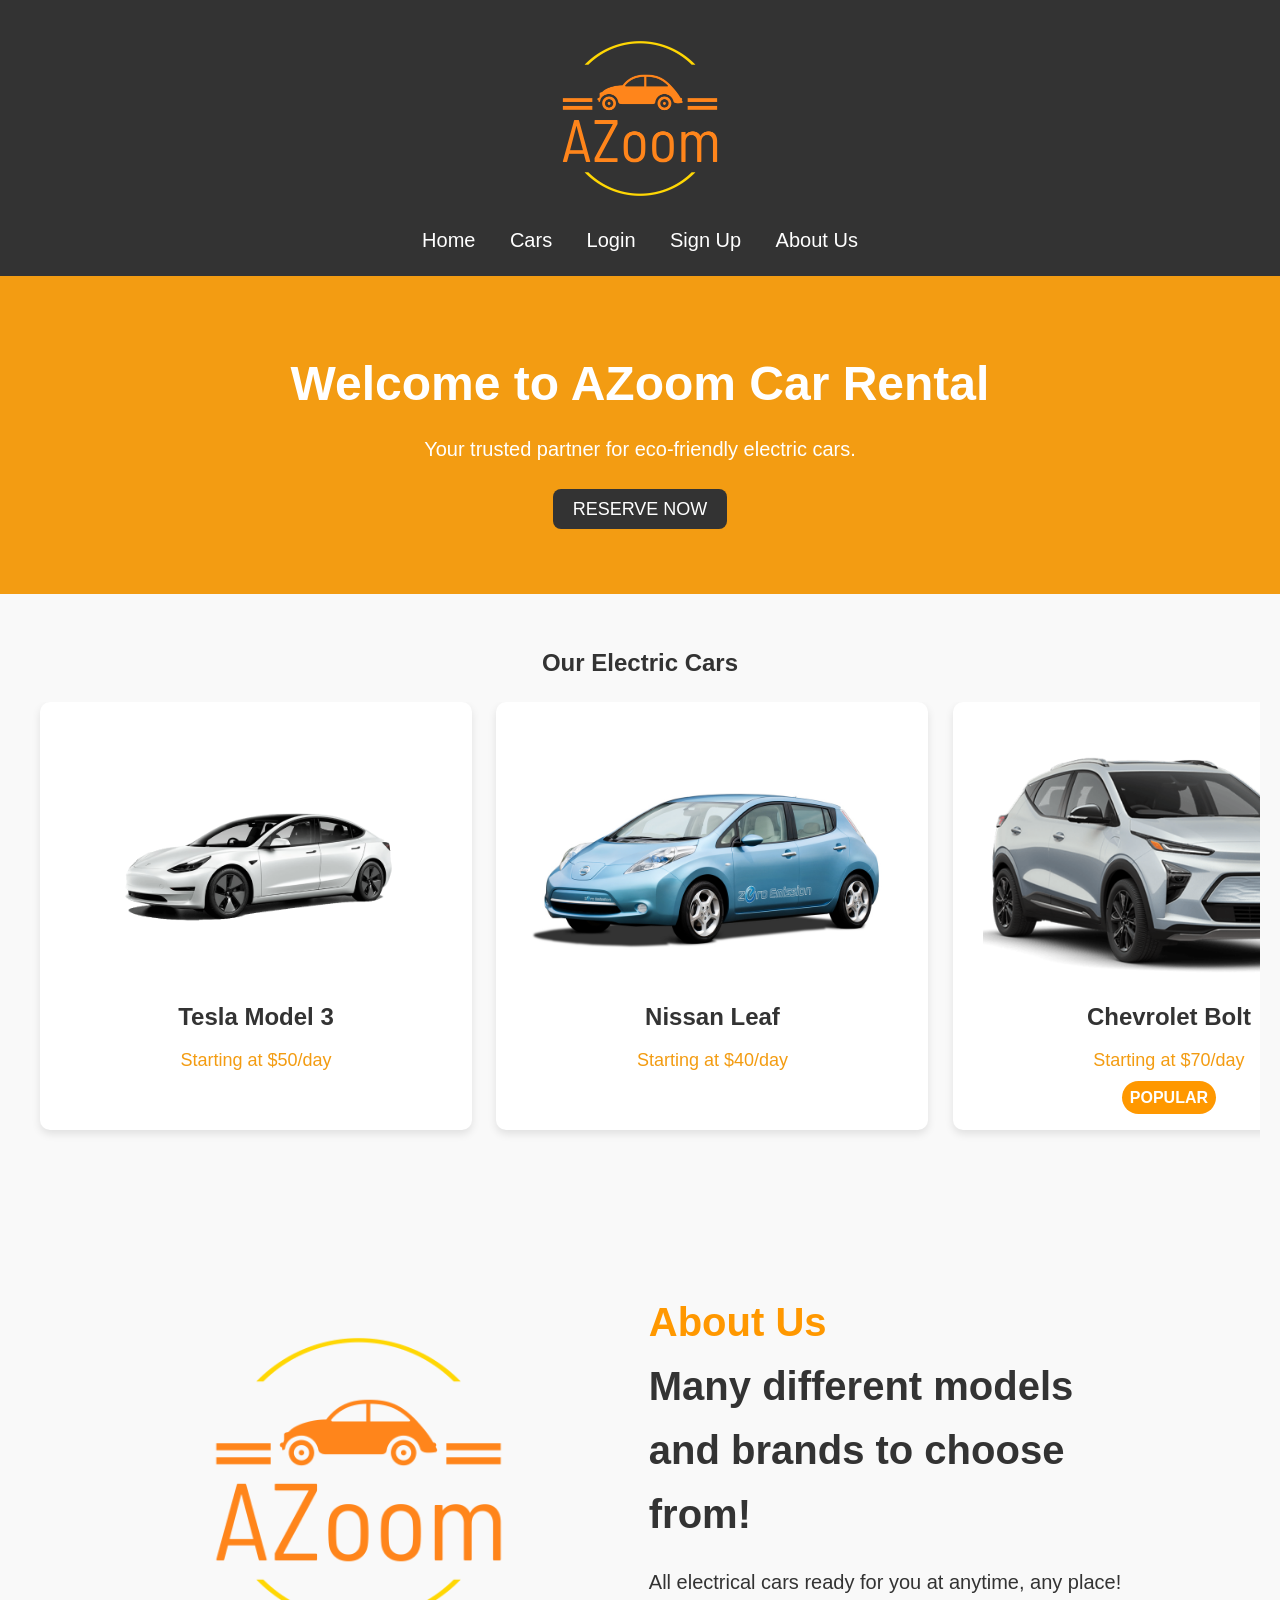
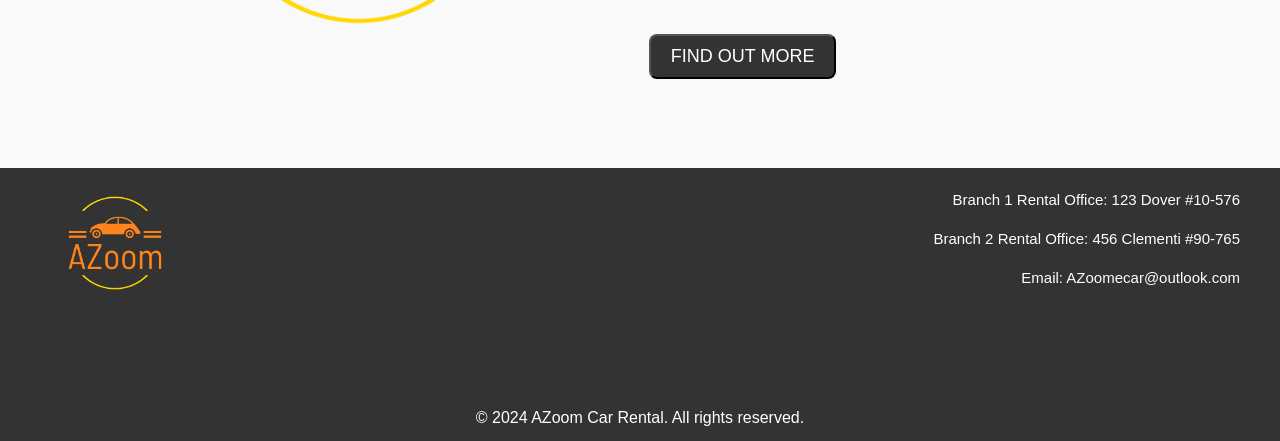
<file: index.html>
<!DOCTYPE html>
<html lang="en">

<head>
    <meta charset="UTF-8">
    <meta name="viewport" content="width=device-width, initial-scale=1.0">
    <title>AZoom Car Rental</title>
    <link rel="stylesheet" href="style.css">
    <link rel="stylesheet" href="https://cdnjs.cloudflare.com/ajax/libs/font-awesome/4.7.0/css/font-awesome.min.css">
    <link rel="icon" type="image/x-icon" href="resources/images/favicon.ico">
    <script src="script.js" defer></script>
</head>

<body>

    <header>
        <div id="logo">
            <a href="index.html"><img src="resources/images/azoom_logo.png" alt="AZoom Car Rental Logo"></a>
        </div>
        <div id="hamburger_icon">
            <a href="javascript:void(0);" class="icon" onclick="hamburger()"><i class="fa fa-bars"
                    style="font-size:70px; color:white"></i></a>
        </div>
        <div id="cross_icon" class="hidden">
            <a href="javascript:void(0);" class="icon" onclick="cross()"><i class="fa fa-close"
                    style="font-size:70px; color:white;"></i></a>
        </div>

        <nav>
            <ul id="links">
                <li><a href="index.html">Home</a></li>
                <li><a href="#cars">Cars</a></li>
                
                <li id="reservationBtn" class="hidden"><a href="reservation.html">Reservation</a></li>
                <li id="returningBtn" class="hidden"><a href="returning.html">Returning</a></li>
                <li id="loginBtn"><a href="login.html">Login</a></li>
                <li id="signupBtn"><a href="signup.html">Sign Up</a></li>
                <li id="logoutBtn" class="hidden"><a href="#" onclick="logOut()">Log Out</a></li>
                <li><a href="#about_container">About Us</a></li>
            </ul>
        </nav>
    </header>

    <section id="home">
        <div class="banner">
            <h1>Welcome to AZoom Car Rental</h1>
            <p>Your trusted partner for eco-friendly electric cars.</p>
            <a href="login.html" class="btn" id="reserveBtn">Reserve Now</a>
        </div>
    </section>

    <section id="cars">
        <h2>Our Electric Cars</h2>
        <div class="car_list">
            <div class="car_item">
                <a href="login.html">
                    <img src="resources/images/tesla_m3.png" alt="Electric Car 1">
                    <h3>Tesla Model 3</h3>
                    <p>Starting at $50/day</p>
                    <br>
                </a>
            </div>

            <div class="car_item">
                <a href="login.html">
                    <img src="resources/images/nissan_leaf.jpg" alt="Electric Car 2">
                    <h3>Nissan Leaf</h3>
                    <p>Starting at $40/day</p>
                    <br>
                </a>
            </div>

            <div class="car_item">
                <a href="login.html">
                    <img src="resources/images/chevrolet_bolt.png" alt="Electric Car 3">
                    <h3>Chevrolet Bolt</h3>
                    <p>Starting at $70/day</p>
                    <span class="tag">POPULAR</span>
                </a>
            </div>

            <div class="car_item">
                <a href="login.html">
                    <img src="resources/images/tesla_model_x_luxury.png" alt="Electric Car 4">
                    <h3>Tesla Model X Luxury</h3>
                    <p>Starting at $60/day</p>
                    <br>
                </a>
            </div>
        </div>
    </section>


    <div id="about_container">
        <div class="about_left">
            <img src="resources/images/azoom_logo.png" alt="logo" width="100%">
        </div>

        <div class="about_right">
            <span>
                <h1>About Us</h1>
                <h2>Many different models and brands to choose from!</h2>
                <p>All electrical cars ready for you at anytime, any place!</p>
                <br>
                <button class="btn" type="button">Find out more</button>
            </span>
        </div>
    </div>

    <footer>
        <div id="footer_container">
            <span id="footer_left">
                <a href="index.html"><img src="resources/images/azoom_logo.png" alt="logo" width="150px"></a>
            </span>

            <span id="footer_right">
                <span>
                    <p>Branch 1 Rental Office: 123 Dover #10-576</p>
                    <p>Branch 2 Rental Office: 456 Clementi #90-765</p>
                    <p id="footer_email">Email: <a href="mailto:AZoomecar@outlook.com">AZoomecar@outlook.com</a></p>
                </span>
            </span>
        </div>


        <p id="copyright">&copy; 2024 AZoom Car Rental. All rights reserved.</p>
    </footer>
</body>

</html>
</file>
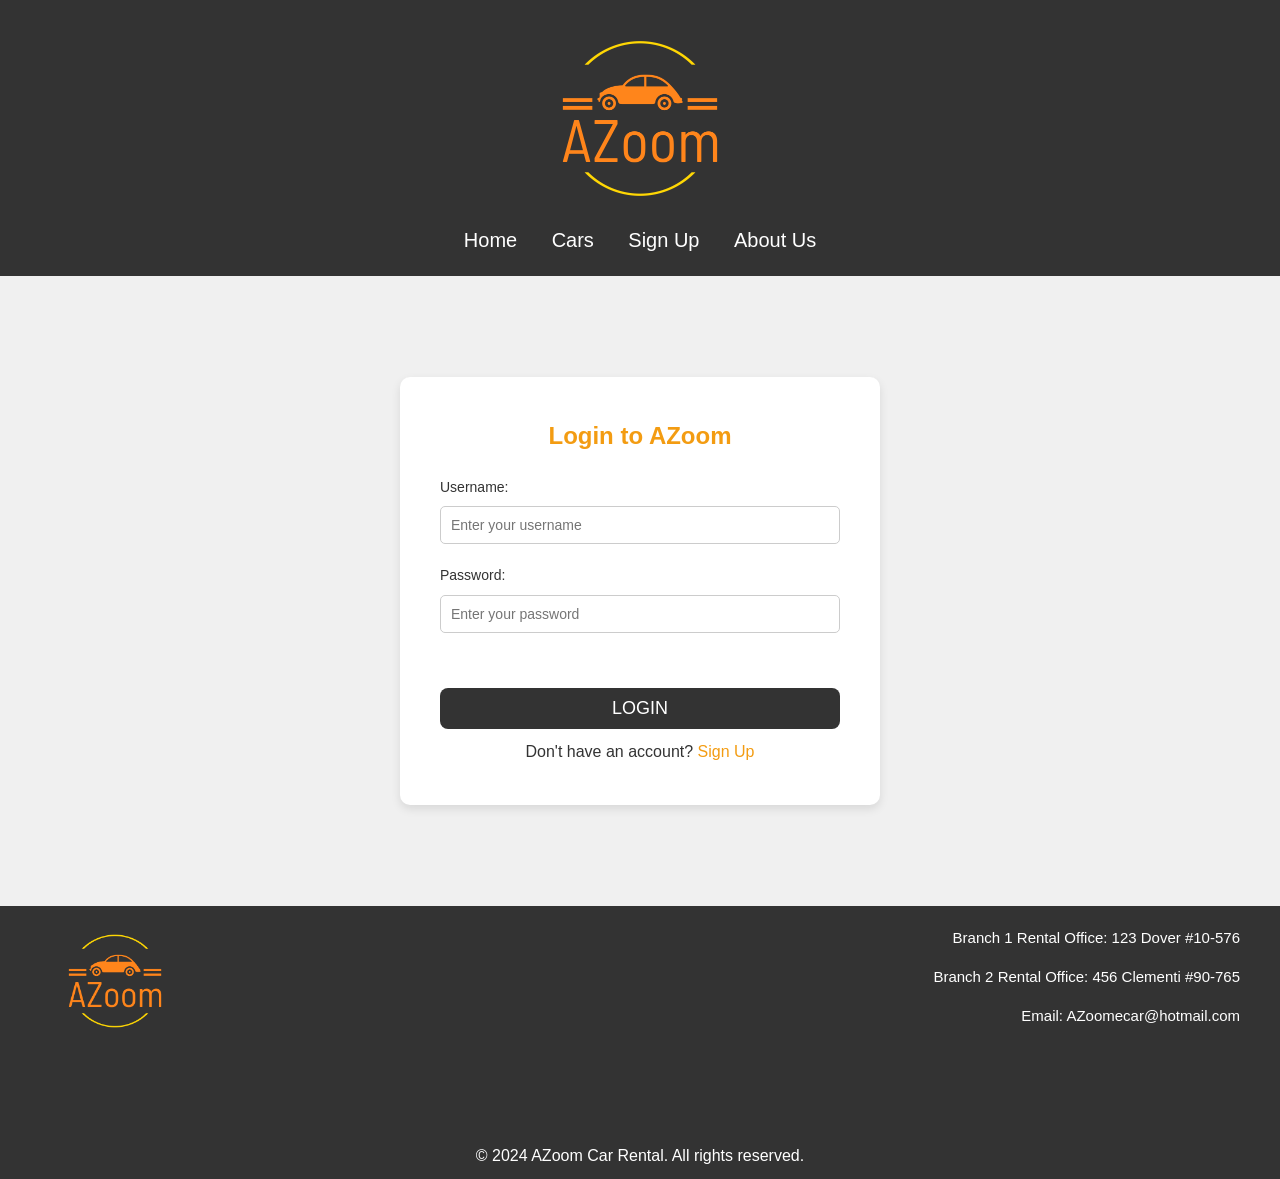
<file: login.html>
<!DOCTYPE html>
<html lang="en">

<head>
    <meta charset="UTF-8" />
    <meta name="viewport" content="width=device-width, initial-scale=1.0" />
    <title>Login - AZoom Car Rental</title>
    <link rel="stylesheet" href="style.css" />
    <link rel="icon" type="image/x-icon" href="resources/images/favicon.ico">
    <link rel="stylesheet" href="https://cdnjs.cloudflare.com/ajax/libs/font-awesome/4.7.0/css/font-awesome.min.css">
    <script src="script.js" defer></script>
    
</head>

<body>

    <header>
        <div id="logo">
            <a href="index.html"><img src="resources/images/azoom_logo.png" alt="AZoom Car Rental Logo"></a>
        </div>

        <div id="hamburger_icon">
            <a href="javascript:void(0);" class="icon" onclick="hamburger()"><i class="fa fa-bars"
                    style="font-size:70px; color:white"></i></a>
        </div>
        <div id="cross_icon" class="hidden">
            <a href="javascript:void(0);" class="icon" onclick="cross()"><i class="fa fa-close"
                    style="font-size:70px; color:white;"></i></a>
        </div>

        <nav>
            <ul id="links">
                <li><a href="index.html">Home</a></li>
                <li><a href="index.html#cars">Cars</a></li>
                <li><a href="signup.html">Sign Up</a></li>
                <li><a href="index.html#about_container">About Us</a></li>
            </ul>
        </nav>
    </header>


    <section id="login">
        <div class="login_container">
            <h2>Login to AZoom</h2>
            <form id="login_form">
                <label for="username">Username:</label>
                <input type="text" id="username" name="username" placeholder="Enter your username" required />

                <label for="password">Password:</label>
                <input type="password" id="password" name="password" placeholder="Enter your password" required />

                <br>
                <button type="submit" class="btn" onclick="commenceLogin()">Login</button>
            </form>

            <p>Don't have an account? <a href="signup.html">Sign Up</a></p>
        </div>
    </section>

    <footer>
        <div id="footer_container">
            <span id="footer_left">
                <a href="index.html"><img src="resources/images/azoom_logo.png" alt="logo" width="150px"></a>
            </span>

            <span id="footer_right">
                <span>
                    <p>Branch 1 Rental Office: 123 Dover #10-576</p>
                    <p>Branch 2 Rental Office: 456 Clementi #90-765</p>
                    <p id="footer_email">Email: <a href="mailto:AZoomecar@hotmail.com">AZoomecar@hotmail.com</a></p>
                </span>
            </span>
        </div>


        <p id="copyright">&copy; 2024 AZoom Car Rental. All rights reserved.</p>
    </footer>

</body>

</html>
</file>
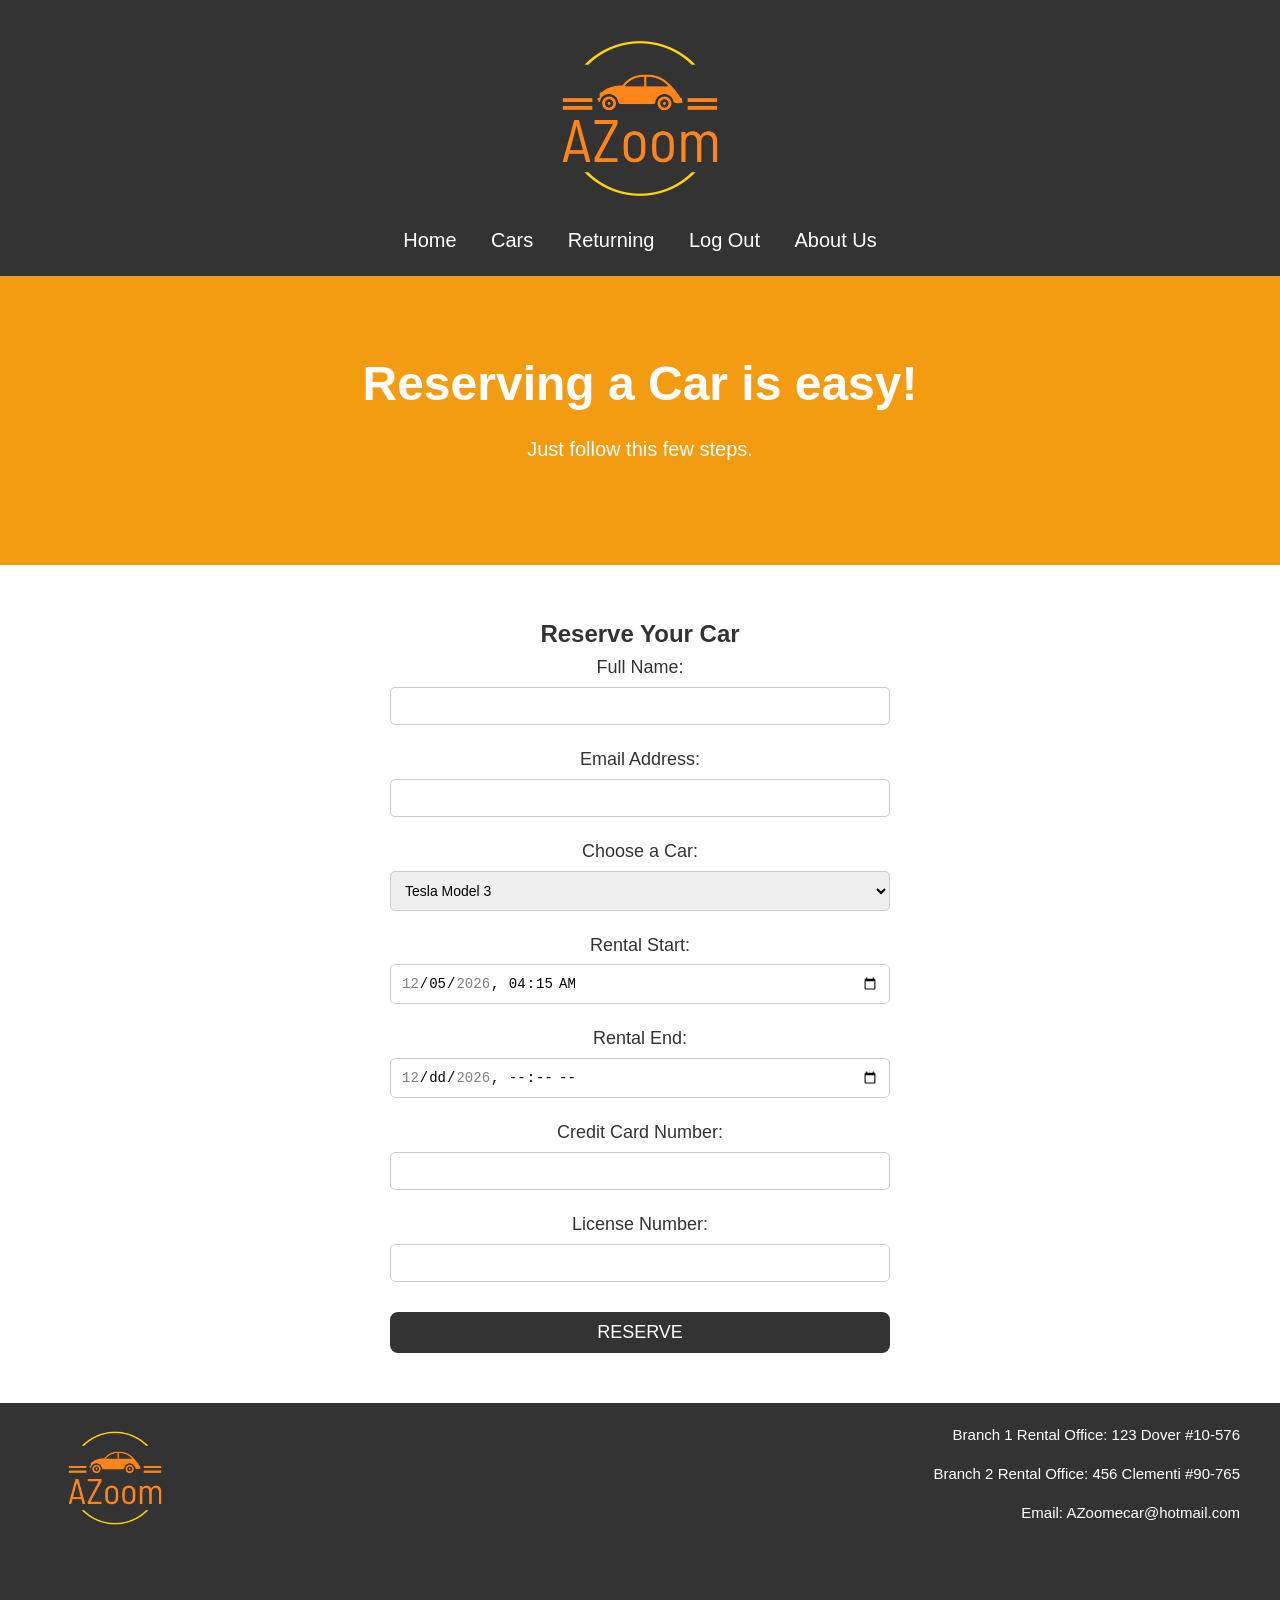
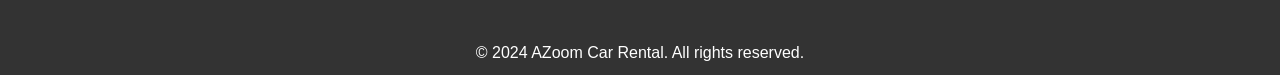
<file: reservation.html>
<!DOCTYPE html>
<html lang="en">

<head>
    <meta charset="UTF-8">
    <meta name="viewport" content="width=device-width, initial-scale=1.0">
    <title>Reservation - AZoom</title>
    <link rel="stylesheet" href="style.css">
    <link rel="stylesheet" href="https://cdnjs.cloudflare.com/ajax/libs/font-awesome/4.7.0/css/font-awesome.min.css">
    <link rel="icon" type="image/x-icon" href="resources/images/favicon.ico">
    <script src="script.js" defer></script>
</head>

<body>
    <header>
        <div id="logo">
            <a href="index.html"><img src="resources/images/azoom_logo.png" alt="AZoom Car Rental Logo"></a>
        </div>
        <div id="hamburger_icon">
            <a href="javascript:void(0);" class="icon" onclick="hamburger()"><i class="fa fa-bars"
                    style="font-size:70px; color:white"></i></a>
        </div>
        <div id="cross_icon" class="hidden">
            <a href="javascript:void(0);" class="icon" onclick="cross()"><i class="fa fa-close"
                    style="font-size:70px; color:white;"></i></a>
        </div>

        <nav>
            <ul id="links">
                <li><a href="index.html">Home</a></li>
                <li><a href="#cars">Cars</a></li>
                <li><a href="returning.html">Returning</a></li>
                <li><a href="#" onclick="logOut()">Log Out</a></li>
                <li><a href="#">About Us</a></li>
            </ul>
        </nav>
    </header>

    <section id="home">
        <div class="banner">
            <h1>Reserving a Car is easy!</h1>
            <p>Just follow this few steps.</p>
        </div>
    </section>

    <section id="reservation">
        <h2>Reserve Your Car</h2>
        <form id="reservation_form">
            <label for="name">Full Name:</label>
            <input type="text" id="name" name="name" required>

            <label for="email">Email Address:</label>
            <input type="email" id="email" name="email" required>

            <label for="car_select">Choose a Car:</label>
            <select id="car_select" name="car_select">
                <option value="Tesla Model 3">Tesla Model 3</option>
                <option value="Nissan Leaf">Nissan Leaf</option>
                <option value="Chevrolet Bolt">Chevrolet Bolt</option>
                <option value="Tesla Model X Luxury">Tesla Model X Luxury</option>
            </select>

            <label for="rental_start">Rental Start:</label>
            <input type="datetime-local" id="rental_start" name="rental_start" required>

            <label for="rental_end">Rental End:</label>
            <input type="datetime-local" id="rental_end" name="rental_end" required>

            <label for="credit_card">Credit Card Number:</label>
            <input type="text" id="credit_card" name="credit_card" required>

            <label for="licence_number">License Number:</label>
            <input type="text" id="licence_number" name="licence_number" required>

            <button type="submit" class="btn">Reserve</button>
        </form>
    </section>

    <footer>
        <div id="footer_container">
            <span id="footer_left">
                <a href="index.html"><img src="resources/images/azoom_logo.png" alt="logo" width="150px"></a>
            </span>

            <span id="footer_right">
                <span>
                    <p>Branch 1 Rental Office: 123 Dover #10-576</p>
                    <p>Branch 2 Rental Office: 456 Clementi #90-765</p>
                    <p id="footer_email">Email: <a href="mailto:AZoomecar@hotmail.com">AZoomecar@hotmail.com</a></p>
                </span>
            </span>
        </div>


        <p id="copyright">&copy; 2024 AZoom Car Rental. All rights reserved.</p>
    </footer>

</body>

</html>
</file>
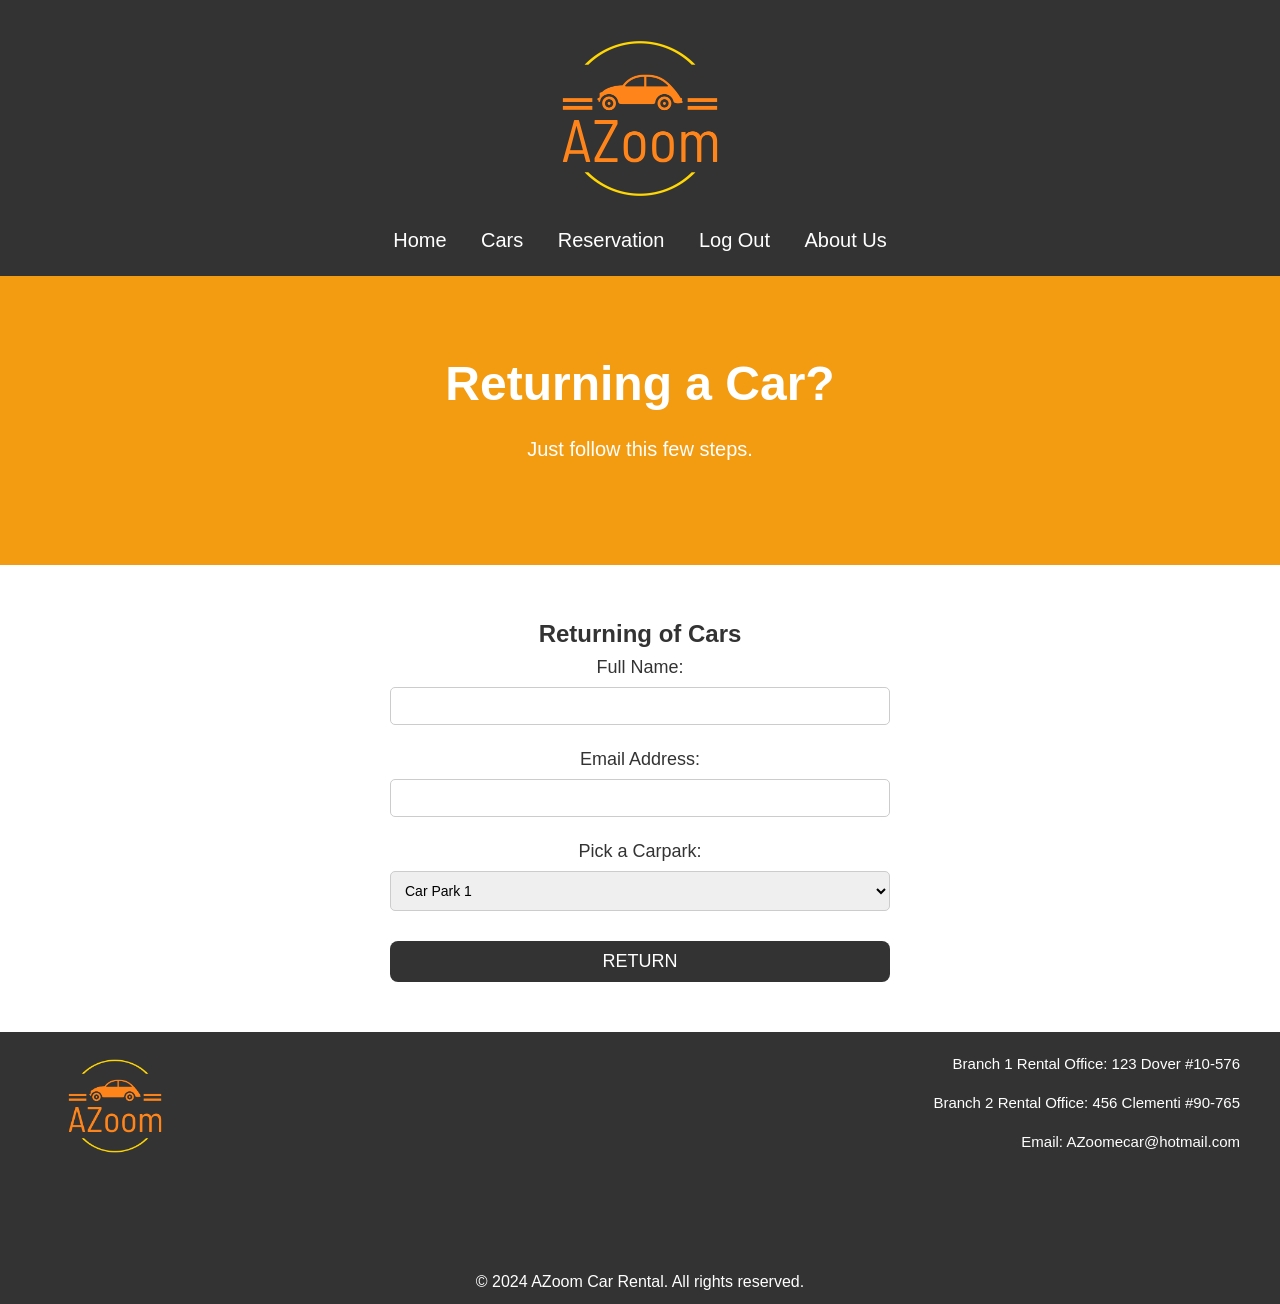
<file: returning.html>
<!DOCTYPE html>
<html lang="en">

<head>
    <meta charset="UTF-8">
    <meta name="viewport" content="width=device-width, initial-scale=1.0">
    <title>Returning - AZoom Car Rental</title>
    <link rel="stylesheet" href="style.css">
    <link rel="icon" type="image/x-icon" href="resources/images/favicon.ico">
    <link rel="stylesheet" href="https://cdnjs.cloudflare.com/ajax/libs/font-awesome/4.7.0/css/font-awesome.min.css">
    <script src="script.js" defer></script>
</head>

<body>

    <header>
        <div id="logo">
            <a href="index.html"><img src="resources/images/azoom_logo.png" alt="AZoom Car Rental Logo"></a>
        </div>

        <div id="hamburger_icon">
            <a href="javascript:void(0);" class="icon" onclick="hamburger()"><i class="fa fa-bars"
                    style="font-size:70px; color:white"></i></a>
        </div>
        <div id="cross_icon" class="hidden">
            <a href="javascript:void(0);" class="icon" onclick="cross()"><i class="fa fa-close"
                    style="font-size:70px; color:white;"></i></a>
        </div>

        <nav>
            <ul id="links">
                <li><a href="index.html">Home</a></li>
                <li><a href="index.html#cars">Cars</a></li>
                <li><a href="reservation.html">Reservation</a></li>
                <li><a href="#" onclick="logOut()">Log Out</a></li>
                <li><a href="index.html#about_container">About Us</a></li>
            </ul>
        </nav>
    </header>

    <section id="home">
    <div class="banner">
        <h1>Returning a Car?</h1>
        <p>Just follow this few steps.</p>
    </div>
    </section>

    <section id="returning">
        <h2>Returning of Cars</h2>
        <form id="returning_form">
            <label for="name">Full Name:</label>
            <input type="text" id="name" name="name" required>

            <label for="email">Email Address:</label>
            <input type="email" id="email" name="email" required>

            <label for="car_park">Pick a Carpark:</label>
            <select id="car_park" name="car_park">
                <option value="car_park1">Car Park 1</option>
                <option value="car_park2">Car Park 2</option>
                <option value="car_park3">Car Park 3</option>
            </select>

            <button type="submit" class="btn" >Return</button>
        </form>

    </section>

    <footer>
        <div id="footer_container">
            <span id="footer_left">
                <a href="index.html"><img src="resources/images/azoom_logo.png" alt="logo" width="150px"></a>
            </span>

            <span id="footer_right">
                <span>
                    <p>Branch 1 Rental Office: 123 Dover #10-576</p>
                    <p>Branch 2 Rental Office: 456 Clementi #90-765</p>
                    <p id="footer_email">Email: <a href="mailto:AZoomecar@hotmail.com">AZoomecar@hotmail.com</a></p>
                </span>
            </span>
        </div>
        

        <p id="copyright">&copy; 2024 AZoom Car Rental. All rights reserved.</p>
    </footer>
</body>

</html>
</file>
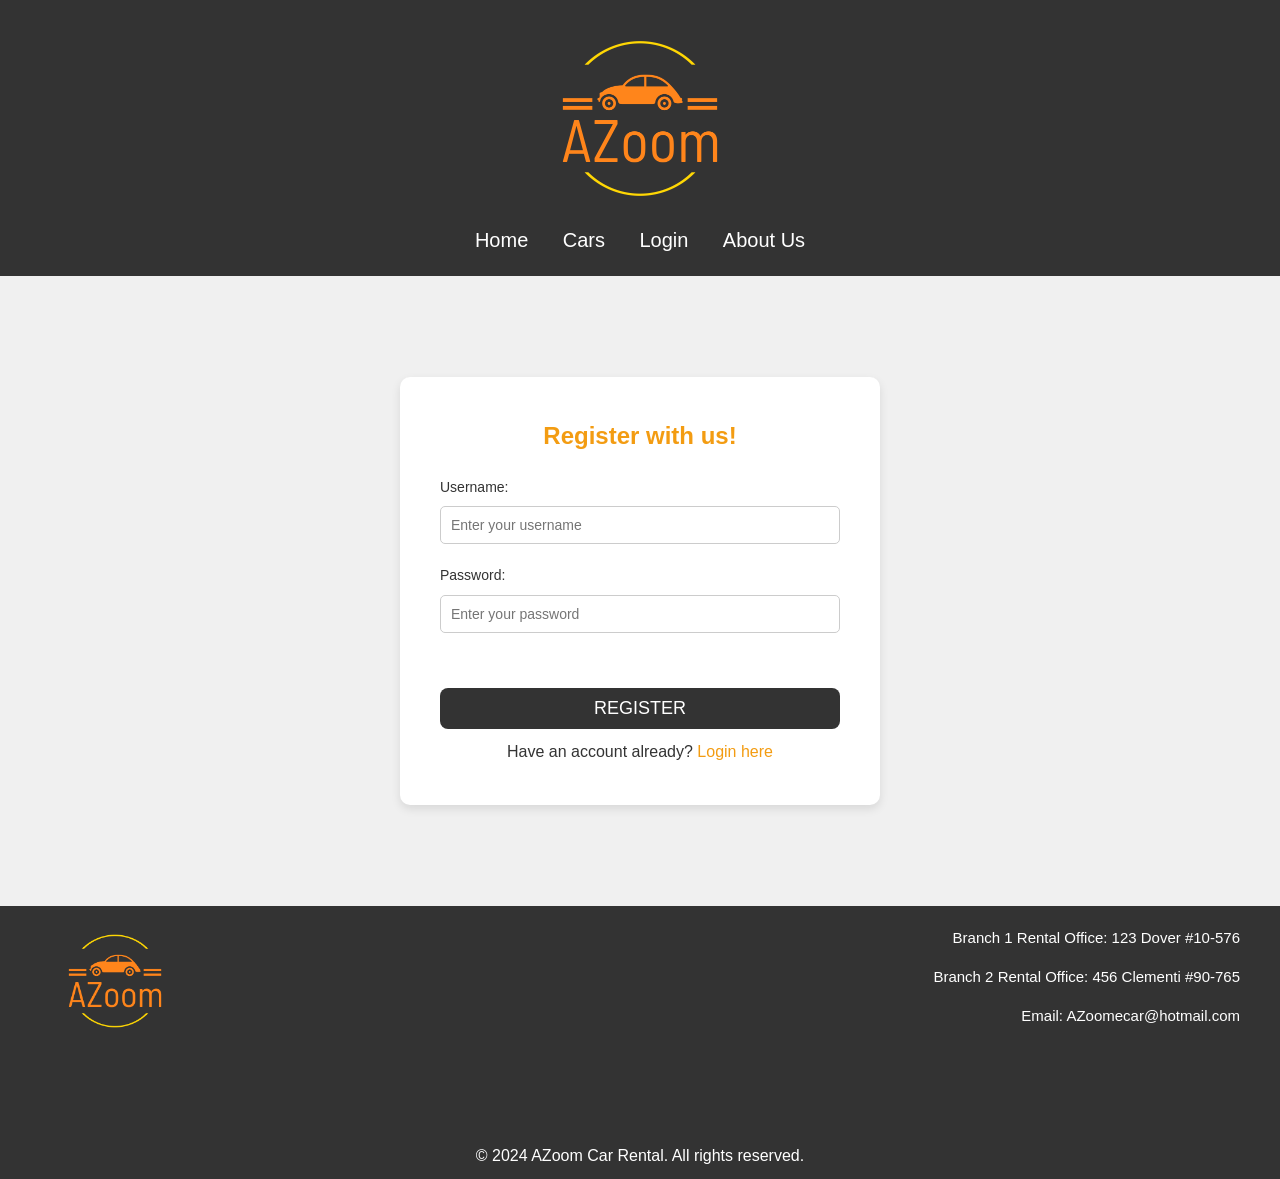
<file: signup.html>
<!DOCTYPE html>
<html lang="en">
<head>
    <meta charset="UTF-8">
    <meta name="viewport" content="width=device-width, initial-scale=1.0">
    <script src="script.js" defer></script>
    <link rel="stylesheet" href="style.css">
    <link rel="stylesheet" href="https://cdnjs.cloudflare.com/ajax/libs/font-awesome/4.7.0/css/font-awesome.min.css">
    <link rel="icon" type="image/x-icon" href="resources/images/favicon.ico">
    <title>Sign Up - AZoom</title>
</head>
<body>
    <header>
        <div id="logo">
            <a href="index.html"><img src="resources/images/azoom_logo.png" alt="AZoom Car Rental Logo"></a>
        </div>

        <div id="hamburger_icon">
            <a href="javascript:void(0);" class="icon" onclick="hamburger()"><i class="fa fa-bars"
                    style="font-size:70px; color:white"></i></a>
        </div>
        <div id="cross_icon" class="hidden">
            <a href="javascript:void(0);" class="icon" onclick="cross()"><i class="fa fa-close"
                    style="font-size:70px; color:white;"></i></a>
        </div>

        <nav>
            <ul id="links">
                <li><a href="index.html">Home</a></li>
                <li><a href="index.html#cars">Cars</a></li>
                <li><a href="login.html">Login</a></li>
                <li><a href="index.html#about_container">About Us</a></li>
            </ul>
        </nav>
    </header>


    <section id="register">
        <div class="register_container">
            <h2>Register with us!</h2>
            <form id="register_form">
                <label for="register_username">Username:</label>
                <input type="text" id="register_username" name="register_username" placeholder="Enter your username" required />

                <label for="register_password">Password:</label>
                <input type="password" id="register_password" name="register_password" placeholder="Enter your password" required />

                <br>
                <button type="submit" class="btn" onclick="registerUser()">Register</button>
            </form>

            <p>Have an account already? <a href="login.html">Login here</a></p>
        </div>
    </section>

    <footer>
        <div id="footer_container">
            <span id="footer_left">
                <a href="index.html"><img src="resources/images/azoom_logo.png" alt="logo" width="150px"></a>
            </span>

            <span id="footer_right">
                <span>
                    <p>Branch 1 Rental Office: 123 Dover #10-576</p>
                    <p>Branch 2 Rental Office: 456 Clementi #90-765</p>
                    <p id="footer_email">Email: <a href="mailto:AZoomecar@hotmail.com">AZoomecar@hotmail.com</a></p>
                </span>
            </span>
        </div>


        <p id="copyright">&copy; 2024 AZoom Car Rental. All rights reserved.</p>
    </footer>
</body>
</html>
</file>
<file: style.css>
* {
    margin: 0;
    padding: 0;
}

html {
    scroll-behavior: smooth;
}

a {
    text-decoration: none;
}

::-webkit-scrollbar {
    width: 1.5em;
}

::-webkit-scrollbar-track {
    background: hsl(39, 100%, 66%);
    border-radius: 100vw;
    margin-block: 0.5em;
}

::-webkit-scrollbar-thumb {
    background: hsl(39, 100%, 35%);
    border: .25em solid hsl(39, 100%, 66%);
    border-radius: 100vw;
}

::-webkit-scrollbar-thumb:hover {
    background: hsl(42, 100%, 27%);
}

/* Logo Styles */
#logo {
    text-align: center;
    margin: 20px 0;
}


#logo img {
    width: 250px;
    height: auto;
    transition: transform 0.3s ease;
    border-radius: 10px;
}

#logo img:hover {
    transform: scale(1.05);
}



/* Body */
body {
    font-family: "Arial", sans-serif;
    background-color: #f9f9f9;
    color: #333;
    line-height: 1.6;
    margin: 0;
    padding: 0;
}

/* Header */
header {
    background-color: #333;
    padding: 20px 0;
    text-align: center;

}

header .logo img {
    max-width: 150px;

}

nav ul {
    list-style: none;
    animation: fadeIn 2s 0.1s ease-out backwards;
}

nav ul li {
    display: inline;
    margin: 0 15px;
}

nav ul li a {
    color: #fff;
    text-decoration: none;
    font-size: 20px;
}

nav ul li a:hover {
    color: #f39c12;
}


@media screen and (min-width: 768px) {
    .icon {
        display: none;
    }
}

@media screen and (max-width: 760px) {
    #links {
        display: none;
    }

    #links a {
        display: block;
        border-bottom: 2px solid lightgrey;
        border-radius: 25px;
    }
}

/* Banner */
.banner {
    background-color: #f39c12;
    color: #fff;
    padding: 70px 20px;
    text-align: center;
    animation: fadeIn 2s 0.1s ease-out backwards;
}

.banner h1 {
    font-size: 48px;
    margin-bottom: 10px;
}

@media screen and (max-width: 360px) {
    .banner h1 {
        font-size: 25px;
    }
}


.banner p {
    font-size: 20px;
    margin-bottom: 30px;
}

.btn {
    background-color: #333;
    color: #fff;
    padding: 10px 20px;
    border-radius: 8px;
    cursor: pointer;
    font-size: 18px;
    text-transform: uppercase;
    text-decoration: none;
    margin-top: 10px;
}

.btn:hover {
    color: #f39c12;
}

/* Cars Section */
#cars {
    padding: 50px 20px;
    text-align: center;
}

.car_list {
    justify-content: space-around;
    overflow-x: scroll;
    overflow-y: hidden;
    white-space: nowrap;
}

.car_item {
    background-color: #fff;
    border-radius: 10px;
    box-shadow: 0 4px 8px rgba(0, 0, 0, 0.1);
    padding: 30px;
    width: 30%;
    text-align: center;
    display: inline-block;
    margin-bottom: 20px;
    margin-left: 20px;
    animation: scroll_right 15s linear infinite;

}

.car_item img {
    max-width: 100%;
}

.car_item img:hover {
    transform: translateZ(20px);
}

.car_item h3 {
    margin: 10px 0;
    font-size: 24px;
    color: #333;
}



.car_item p {
    color: #f39c12;
    font-size: 18px;
}

#cars h2 {
    padding-bottom: 20px;
}

.tag {
    font-size: 16px;
    padding: 8px;
    top: 10px;
    position: relative;
    text-align: center;
    border-radius: 20px;
    background-color: #ff9800;
    color: white;
    font-weight: bold;
}

@media screen and (max-width: 820px) {
    .tag {
        top: 10px;
        font-size: 13px;
        padding: 5px;
    }
}


/* Reservation, Report, Return Form */
#report,
#reservation,
#returning {
    background-color: #fff;
    padding: 50px 20px;
    text-align: center;
}


form {
    max-width: 500px;
    margin: 0 auto;
}

form label {
    display: block;
    font-size: 18px;
    margin-bottom: 5px;
}

form input,
form select {
    padding: 10px;
    margin-bottom: 20px;
    border: 1px solid #ccc;
    border-radius: 5px;
    font-size: 14px;
    width: 100%;
    box-sizing: border-box;
}

form button {
    width: 100%;
    padding: 10px;
    background-color: #f39c12;
    color: #fff;
    font-size: 18px;
    border: none;
    cursor: pointer;
}

form button:hover {
    background-color: #333;
}

/* About Us */
#about_container {
    margin: 7% 10%;
    display: flex;
    align-items: center;
}

.about_left {
    width: 45%;
}

.about_right {
    float: right;
    width: 55%;
    display: flex;
    align-items: center;
}

.about_right span {
    margin-left: 60px;
}

.about_right h1 {
    color: #ff9800;
    font-size: 40px;
    font-weight: 600;
}

.about_right h2 {
    font-size: 40px;
    font-weight: 600;
    margin-top: 0;
}

.about_right p {
    margin-top: 1em;
    font-size: 20px;
}

@media screen and (max-width: 768px) {
    .about_left {
        width: 30%;
    }

    .about_right {
        width: 70%;
    }

    .about_right h1 {
        font-size: 25px;
    }

    .about_right h2 {
        font-size: 20px;
        font-weight: 600;
        margin-top: 0;
    }

    .about_right p {
        font-size: 15px;
    }
}


/* Footer */
footer {
    background-color: #333;
    color: #fff;
    width: 100%;
}

#footer_container {
    padding: 20px 0 100px 0;
    margin: 0 40px;
    display: flex;
    align-items: center;
}

#footer_left {
    width: 70%;
}


#footer_right {
    width: 30%;
    text-align: right;
    color: #fff;
    font-family: "Helvetica Neue", sans-serif;
}

#footer_right p {
    font-size: 15px;
    margin-bottom: 15px;
    font-family: "Arial", sans-serif;
}

#footer_email a {
    color: #fff;

}

#copyright {
    text-align: center;
    padding-bottom: 10px;
}

@media screen and (max-width:500px) {
    #footer_left {
        display: none;
    }

    #footer_container {
        display: block;
        margin: 0 10px;
    }

    #footer_right p {
        text-align: center;
    }

}

/* Login Page Styling */
#login, #register {
    display: flex;
    justify-content: center;
    align-items: center;
    min-height: 70vh;
    background-color: #f0f0f0;
}

.login_container, .register_container {
    background-color: white;
    padding: 40px;
    border-radius: 10px;
    box-shadow: 0 4px 10px rgba(0, 0, 0, 0.1);
    max-width: 400px;
    width: 100%;
    text-align: center;

}

.login_container h2, .register_container h2 {
    color: #f39c12;
    margin-bottom: 20px;
}

#login_form, #register_form{
    display: flex;
    flex-direction: column;
}

#login_form label, #register_form label {
    font-size: 14px;
    margin-bottom: 8px;
    text-align: left;
    color: #333;
}


.login_container p{ 
    margin-top: 10px;
}

.register_container p {
    margin-top: 10px;
}

.login_container a {
    color: #f39c12;
    text-decoration: none;
}

.register_container a {
    color: #f39c12;
    text-decoration: none;
}

.login_container a:hover, .register_containers a:hover  {
    text-decoration: underline;
}

/* hide elements */
.hidden {
    display: none;
}

/* animation keyframes */
@keyframes scroll_right {
    0% {
        transform: translate(0, 0);
    }

    100% {
        transform: translate(-100%, 0);
    }
}

@keyframes fadeIn {
    0% {
        opacity: 0;
        transform: translateY(80%);
    }

    20% {
        opacity: 0;
    }

    50% {
        opacity: 1;
        transform: translateY(0%);
    }

    100% {
        opacity: 1;
        transform: translate(0%);
    }
}

/* media query */

@media screen and (max-width: 768px) {
    .car_item {
        width: 80%;
    }
}
</file>
